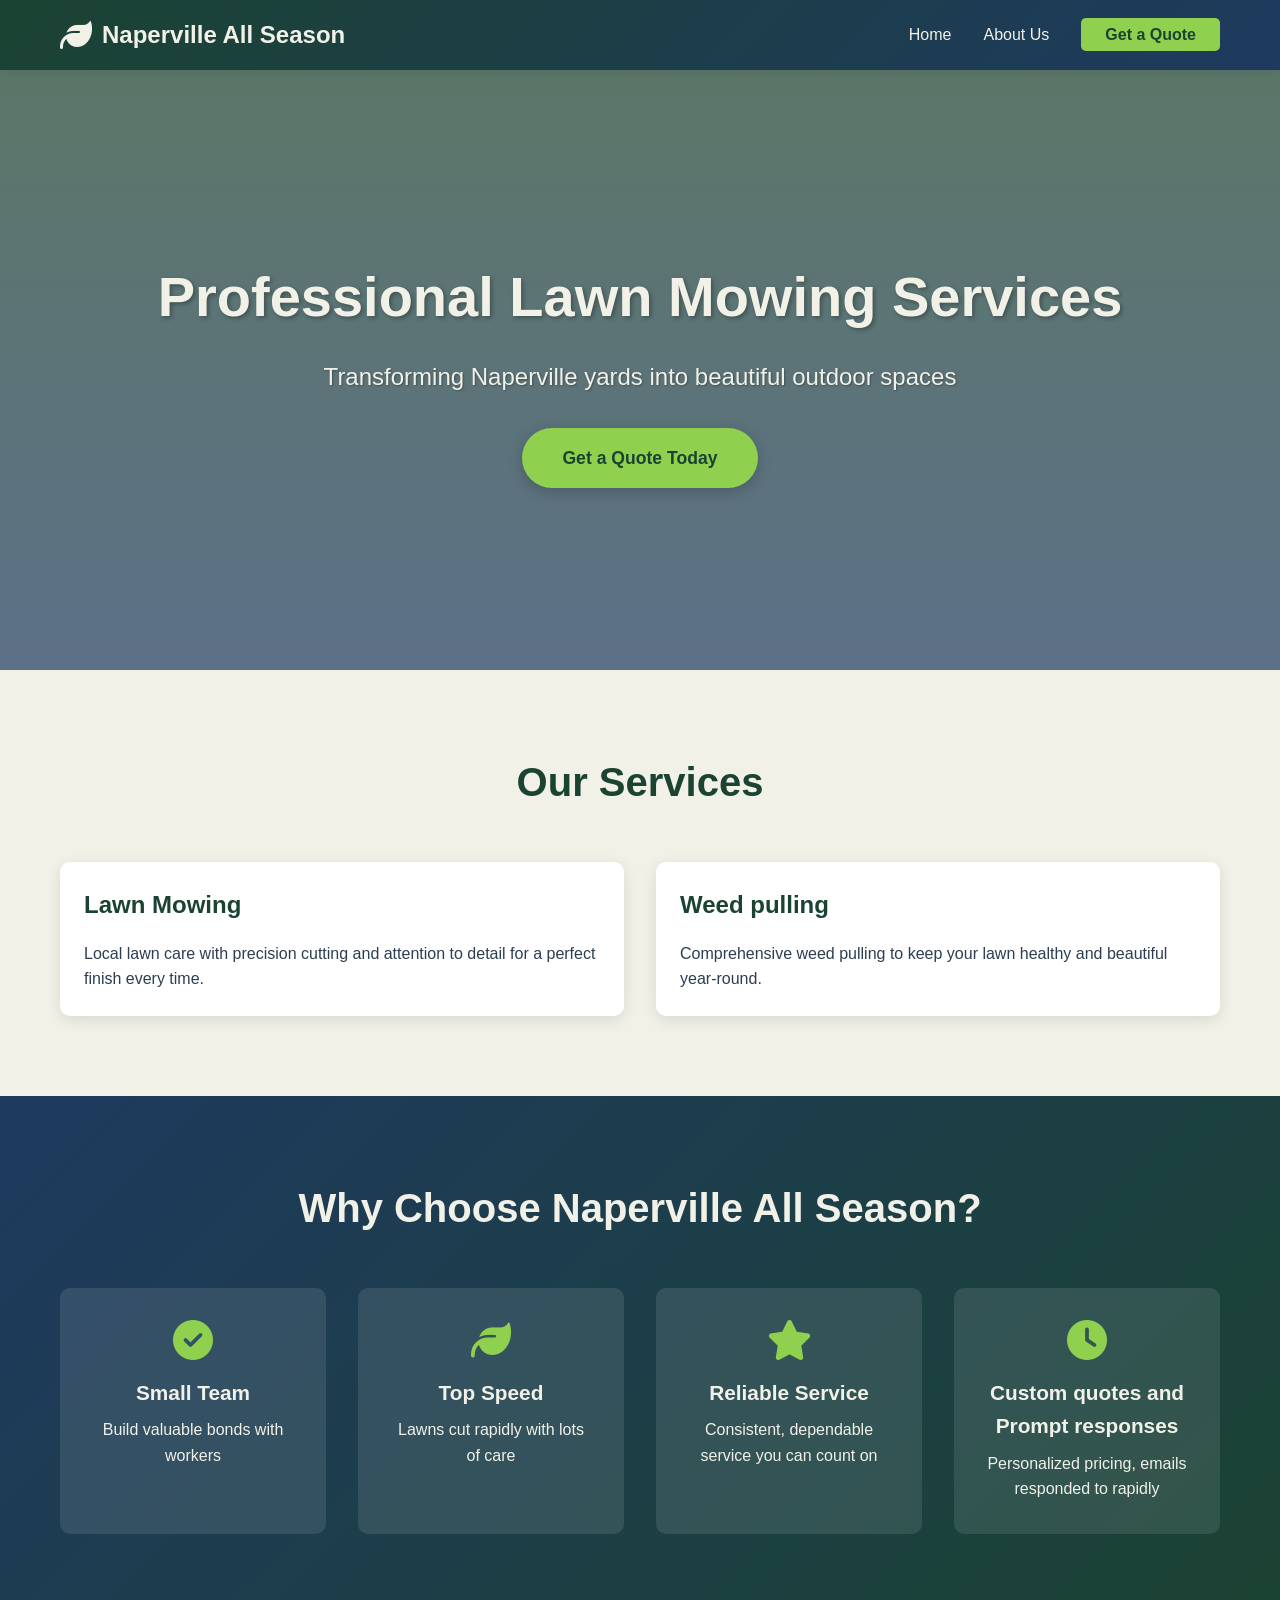
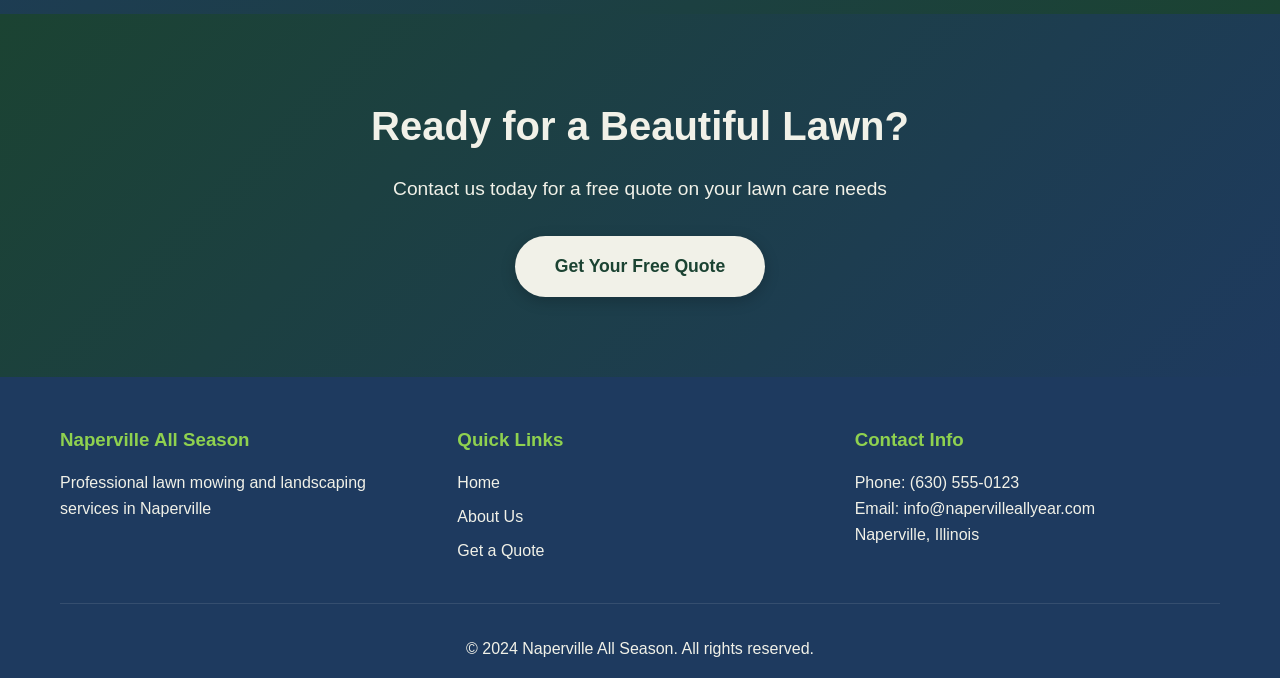
<file: index.html>
<!DOCTYPE html>
<html lang="en">
<head>
    <meta charset="UTF-8">
    <meta name="viewport" content="width=device-width, initial-scale=1.0">
    <title>Naperville All Season - Professional Lawn Mowing Services</title>
    <link rel="stylesheet" href="styles.css">
    <link rel="stylesheet" href="https://cdnjs.cloudflare.com/ajax/libs/font-awesome/6.4.0/css/all.min.css">
</head>
<body>
    <!-- Navigation Bar -->
    <nav class="navbar">
        <div class="nav-container">
            <div class="nav-logo">
                <i class="fas fa-leaf"></i>
                <span>Naperville All Season</span>
            </div>
            <ul class="nav-menu">
                <li class="nav-item">
                    <a href="#home" class="nav-link">Home</a>
                </li>
                <li class="nav-item">
                    <a href="about.html" class="nav-link">About Us</a>
                </li>
                <li class="nav-item">
                    <a href="quote.html" class="nav-link btn-quote">Get a Quote</a>
                </li>
            </ul>
            <div class="hamburger">
                <span></span>
                <span></span>
                <span></span>
            </div>
        </div>
    </nav>

    <!-- Hero Section -->
    <section id="home" class="hero">
        <div class="hero-content">
            <h1>Professional Lawn Mowing Services</h1>
            <p>Transforming Naperville yards into beautiful outdoor spaces</p>
            <a href="quote.html" class="cta-button">Get a Quote Today</a>
        </div>
    </section>

    <!-- Services Overview -->
    <section class="services">
        <div class="container">
            <h2>Our Services</h2>
            <div class="services-grid">
                <div class="service-card">
                    <h3>Lawn Mowing</h3>
                    <p>Local lawn care with precision cutting and attention to detail for a perfect finish every time.</p>
                </div>
                <div class="service-card">
                    <h3>Weed pulling</h3>
                    <p>Comprehensive weed pulling to keep your lawn healthy and beautiful year-round.</p>
                </div>
            </div>
        </div>
    </section>

    <!-- Why Choose Us -->
    <section class="why-choose-us">
        <div class="container">
            <h2>Why Choose Naperville All Season?</h2>
            <div class="features-grid">
                <div class="feature">
                    <i class="fas fa-check-circle"></i>
                    <h3>Small Team</h3>
                    <p>Build valuable bonds with workers</p>
                </div>
                <div class="feature">
                    <i class="fas fa-leaf"></i>
                    <h3>Top Speed</h3>
                    <p>Lawns cut rapidly with lots of care</p>
                </div>
                <div class="feature">
                    <i class="fas fa-star"></i>
                    <h3>Reliable Service</h3>
                    <p>Consistent, dependable service you can count on</p>
                </div>
                <div class="feature">
                    <i class="fas fa-clock"></i>
                    <h3>Custom quotes and Prompt responses</h3>
                    <p>Personalized pricing, emails responded to rapidly</p>
                </div>
            </div>
        </div>
    </section>

    <!-- Call to Action -->
    <section class="cta-section">
        <div class="container">
            <h2>Ready for a Beautiful Lawn?</h2>
            <p>Contact us today for a free quote on your lawn care needs</p>
            <a href="quote.html" class="cta-button-white">Get Your Free Quote</a>
        </div>
    </section>

    <!-- Footer -->
    <footer class="footer">
        <div class="container">
            <div class="footer-content">
                <div class="footer-section">
                    <h3>Naperville All Season</h3>
                    <p>Professional lawn mowing and landscaping services in Naperville</p>
                </div>
                <div class="footer-section">
                    <h3>Quick Links</h3>
                    <ul>
                        <li><a href="#home">Home</a></li>
                        <li><a href="about.html">About Us</a></li>
                        <li><a href="quote.html">Get a Quote</a></li>
                    </ul>
                </div>
                <div class="footer-section">
                    <h3>Contact Info</h3>
                    <p>Phone: (630) 555-0123</p>
                    <p>Email: info@napervilleallyear.com</p>
                    <p>Naperville, Illinois</p>
                </div>
            </div>
            <div class="footer-bottom">
                <p>&copy; 2024 Naperville All Season. All rights reserved.</p>
            </div>
        </div>
    </footer>

    <script src="script.js"></script>
</body>
</html>
</file>
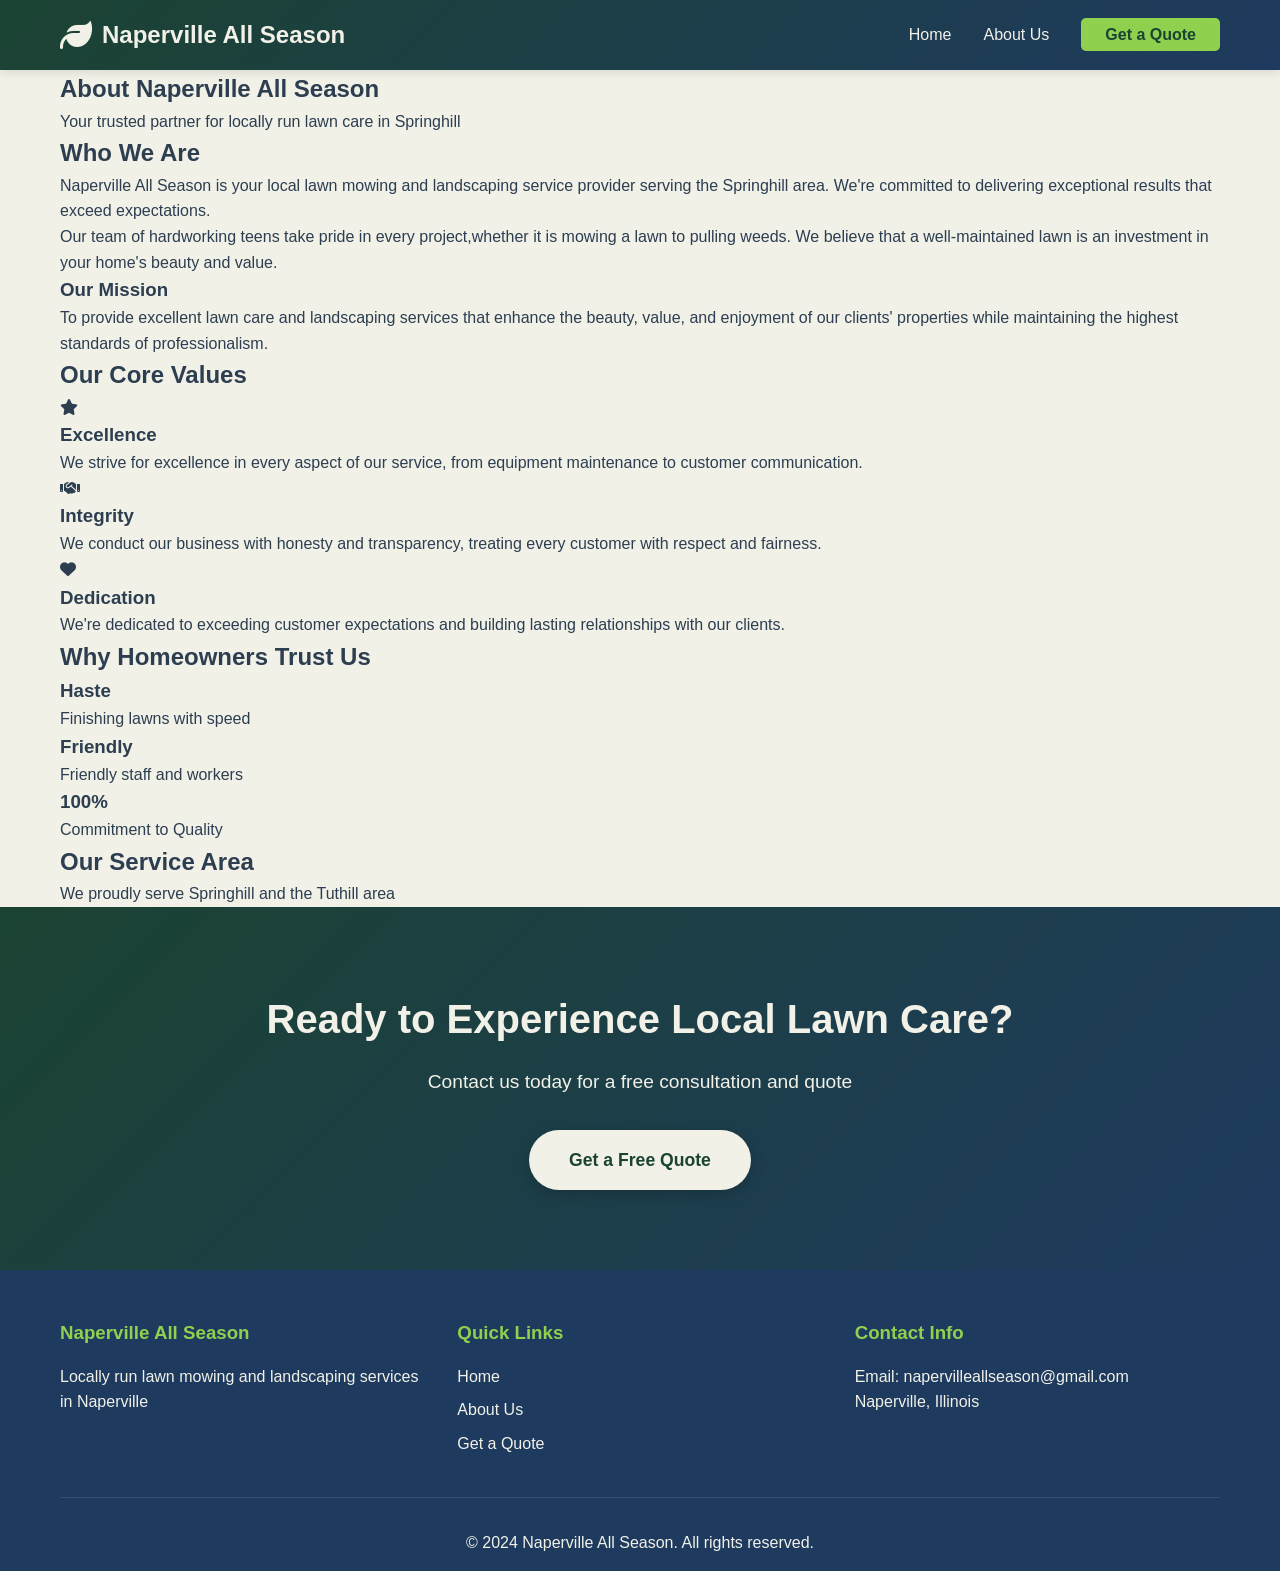
<file: about.html>
<!DOCTYPE html>
<html lang="en">
<head>
    <meta charset="UTF-8">
    <meta name="viewport" content="width=device-width, initial-scale=1.0">
    <title>About Us - Naperville All Season</title>
    <link rel="stylesheet" href="styles.css">
    <link rel="stylesheet" href="https://cdnjs.cloudflare.com/ajax/libs/font-awesome/6.4.0/css/all.min.css">
</head>
<body>
    <!-- Navigation Bar -->
    <nav class="navbar">
        <div class="nav-container">
            <div class="nav-logo">
                <i class="fas fa-leaf"></i>
                <span>Naperville All Season</span>
            </div>
            <ul class="nav-menu">
                <li class="nav-item">
                    <a href="index.html" class="nav-link">Home</a>
                </li>
                <li class="nav-item">
                    <a href="about.html" class="nav-link">About Us</a>
                </li>
                <li class="nav-item">
                    <a href="quote.html" class="nav-link btn-quote">Get a Quote</a>
                </li>
            </ul>
            <div class="hamburger">
                <span></span>
                <span></span>
                <span></span>
            </div>
        </div>
    </nav>

    <!-- Page Header -->
    <section class="page-header">
        <div class="container">
            <h1>About Naperville All Season</h1>
            <p>Your trusted partner for locally run lawn care in Springhill</p>
        </div>
    </section>

    <!-- About Content -->
    <section class="about-section">
        <div class="container">
            <div class="about-grid">
                <div class="about-text">
                    <h2>Who We Are</h2>
                    <p>Naperville All Season is your local lawn mowing and landscaping service provider serving the Springhill area. We're committed to delivering exceptional results that exceed expectations.</p>
                    <p>Our team of hardworking teens take pride in every project,whether it is mowing a lawn to pulling weeds. We believe that a well-maintained lawn is an investment in your home's beauty and value.</p>
                    <h3>Our Mission</h3>
                    <p>To provide excellent lawn care and landscaping services that enhance the beauty, value, and enjoyment of our clients' properties while maintaining the highest standards of professionalism.</p>
                </div>
            </div>
        </div>
    </section>

    <!-- Our Values -->
    <section class="values-section">
        <div class="container">
            <h2>Our Core Values</h2>
            <div class="values-grid">
                <div class="value-card">
                    <i class="fas fa-star"></i>
                    <h3>Excellence</h3>
                    <p>We strive for excellence in every aspect of our service, from equipment maintenance to customer communication.</p>
                </div>
                <div class="value-card">
                    <i class="fas fa-handshake"></i>
                    <h3>Integrity</h3>
                    <p>We conduct our business with honesty and transparency, treating every customer with respect and fairness.</p>
                </div>
                <div class="value-card">
                    <i class="fas fa-heart"></i>
                    <h3>Dedication</h3>
                    <p>We're dedicated to exceeding customer expectations and building lasting relationships with our clients.</p>
                </div>
            </div>
        </div>
    </section>
    
    <!-- Why Choose Us Stats -->
    <section class="stats-section">
        <div class="container">
            <h2>Why Homeowners Trust Us</h2>
            <div class="stats-grid">
                <div class="stat-item">
                    <h3 class="stat-number">Haste</h3>
                    <p>Finishing lawns with speed</p>
                </div>
                <div class="stat-item">
                    <h3 class="stat-item">Friendly</h3>
                    <p>Friendly staff and workers</p>
                </div>
                <div class="stat-item">
                    <h3 class="stat-number">100%</h3>
                    <p>Commitment to Quality</p>
                </div>
            </div>
        </div>
    </section>

    <!-- Service Area -->
    <section class="service-area-section">
        <div class="container">
            <h2>Our Service Area</h2>
            <p>We proudly serve Springhill and the Tuthill area</p>
        </div>
    </section>

    <!-- CTA Section -->
    <section class="cta-section">
        <div class="container">
            <h2>Ready to Experience Local Lawn Care?</h2>
            <p>Contact us today for a free consultation and quote</p>
            <a href="quote.html" class="cta-button-white">Get a Free Quote</a>
        </div>
    </section>

    <!-- Footer -->
    <footer class="footer">
        <div class="container">
            <div class="footer-content">
                <div class="footer-section">
                    <h3>Naperville All Season</h3>
                    <p>Locally run lawn mowing and landscaping services in Naperville</p>
                </div>
                <div class="footer-section">
                    <h3>Quick Links</h3>
                    <ul>
                        <li><a href="index.html">Home</a></li>
                        <li><a href="about.html">About Us</a></li>
                        <li><a href="quote.html">Get a Quote</a></li>
                    </ul>
                </div>
                <div class="footer-section">
                    <h3>Contact Info</h3>
                    <p>Email: napervilleallseason@gmail.com</p>
                    <p>Naperville, Illinois</p>
                </div>
            </div>
            <div class="footer-bottom">
                <p>&copy; 2024 Naperville All Season. All rights reserved.</p>
            </div>
        </div>
    </footer>

    <script src="script.js"></script>
</body>
</html>
</file>
<file: styles.css>
/* Root Color Variables */
:root {
    --dark-green: #1b4332;
    --cream: #f1f1e8;
    --navy-blue: #1e3a5f;
    --light-accent: #8fd14f;
    --text-dark: #2c3e50;
    --text-light: #f1f1e8;
    --border-color: #e0e0d8;
}

/* Reset and Base Styles */
* {
    margin: 0;
    padding: 0;
    box-sizing: border-box;
}

html {
    scroll-behavior: smooth;
}

body {
    font-family: 'Segoe UI', Tahoma, Geneva, Verdana, sans-serif;
    line-height: 1.6;
    color: var(--text-dark);
    background-color: var(--cream);
}

.container {
    max-width: 1200px;
    margin: 0 auto;
    padding: 0 20px;
}

/* Navigation Bar */
.navbar {
    background: linear-gradient(135deg, var(--dark-green) 0%, var(--navy-blue) 100%);
    padding: 1rem 0;
    position: sticky;
    top: 0;
    z-index: 100;
    box-shadow: 0 2px 10px rgba(0, 0, 0, 0.1);
}

.nav-container {
    max-width: 1200px;
    margin: 0 auto;
    padding: 0 20px;
    display: flex;
    justify-content: space-between;
    align-items: center;
}

.nav-logo {
    display: flex;
    align-items: center;
    gap: 10px;
    color: var(--cream);
    font-size: 1.5rem;
    font-weight: bold;
    text-decoration: none;
}

.nav-logo i {
    font-size: 2rem;
}

.nav-menu {
    display: flex;
    list-style: none;
    gap: 2rem;
    align-items: center;
}

.nav-link {
    color: var(--cream);
    text-decoration: none;
    transition: color 0.3s ease;
    font-weight: 500;
}

.nav-link:hover {
    color: var(--light-accent);
}

.btn-quote {
    background-color: var(--light-accent);
    color: var(--dark-green);
    padding: 0.5rem 1.5rem;
    border-radius: 5px;
    font-weight: bold;
}

.btn-quote:hover {
    background-color: #7bc947;
    color: var(--dark-green);
}

.hamburger {
    display: none;
    flex-direction: column;
    cursor: pointer;
}

.hamburger span {
    width: 25px;
    height: 3px;
    background-color: var(--cream);
    margin: 5px 0;
    transition: 0.3s;
}

/* Hero Section */
.hero {
    background: linear-gradient(rgba(27, 67, 50, 0.7), rgba(30, 58, 95, 0.7)), 
                url('https://images.unsplash.com/photo-1578500494198-246f612d03b3?w=1200&h=600&fit=crop') center/cover;
    height: 600px;
    display: flex;
    align-items: center;
    justify-content: center;
    text-align: center;
    color: var(--cream);
}

.hero-content h1 {
    font-size: 3.5rem;
    margin-bottom: 1rem;
    text-shadow: 2px 2px 4px rgba(0, 0, 0, 0.3);
}

.hero-content p {
    font-size: 1.5rem;
    margin-bottom: 2rem;
    text-shadow: 1px 1px 2px rgba(0, 0, 0, 0.3);
}

/* CTA Button */
.cta-button {
    display: inline-block;
    background-color: var(--light-accent);
    color: var(--dark-green);
    padding: 1rem 2.5rem;
    border-radius: 50px;
    text-decoration: none;
    font-weight: bold;
    font-size: 1.1rem;
    transition: all 0.3s ease;
    box-shadow: 0 4px 15px rgba(0, 0, 0, 0.2);
}

.cta-button:hover {
    background-color: #7bc947;
    transform: translateY(-2px);
    box-shadow: 0 6px 20px rgba(0, 0, 0, 0.3);
}

.cta-button-white {
    display: inline-block;
    background-color: var(--cream);
    color: var(--dark-green);
    padding: 1rem 2.5rem;
    border-radius: 50px;
    text-decoration: none;
    font-weight: bold;
    font-size: 1.1rem;
    transition: all 0.3s ease;
    box-shadow: 0 4px 15px rgba(0, 0, 0, 0.2);
}

.cta-button-white:hover {
    background-color: #e8e8dc;
    transform: translateY(-2px);
    box-shadow: 0 6px 20px rgba(0, 0, 0, 0.3);
}

/* Services Section */
.services {
    padding: 5rem 0;
    background-color: var(--cream);
}

.services h2 {
    text-align: center;
    font-size: 2.5rem;
    color: var(--dark-green);
    margin-bottom: 3rem;
}

.services-grid {
    display: grid;
    grid-template-columns: repeat(auto-fit, minmax(300px, 1fr));
    gap: 2rem;
}

.service-card {
    background: white;
    border-radius: 10px;
    overflow: hidden;
    box-shadow: 0 4px 15px rgba(0, 0, 0, 0.1);
    transition: transform 0.3s ease, box-shadow 0.3s ease;
}

.service-card:hover {
    transform: translateY(-5px);
    box-shadow: 0 8px 25px rgba(0, 0, 0, 0.15);
}

.service-card img {
    width: 100%;
    height: 200px;
    object-fit: cover;
}

.service-card h3 {
    color: var(--dark-green);
    font-size: 1.5rem;
    padding: 1.5rem 1.5rem 0.5rem;
}

.service-card p {
    padding: 0.5rem 1.5rem 1.5rem;
    color: var(--text-dark);
    line-height: 1.6;
}

/* Why Choose Us Section */
.why-choose-us {
    padding: 5rem 0;
    background: linear-gradient(135deg, var(--navy-blue) 0%, var(--dark-green) 100%);
    color: var(--cream);
}

.why-choose-us h2 {
    text-align: center;
    font-size: 2.5rem;
    margin-bottom: 3rem;
    color: var(--cream);
}

.features-grid {
    display: grid;
    grid-template-columns: repeat(auto-fit, minmax(250px, 1fr));
    gap: 2rem;
}

.feature {
    text-align: center;
    padding: 2rem;
    background: rgba(255, 255, 255, 0.1);
    border-radius: 10px;
    transition: all 0.3s ease;
}

.feature:hover {
    background: rgba(255, 255, 255, 0.15);
    transform: translateY(-5px);
}

.feature i {
    font-size: 2.5rem;
    color: var(--light-accent);
    margin-bottom: 1rem;
}

.feature h3 {
    font-size: 1.3rem;
    margin-bottom: 0.5rem;
}

.feature p {
    font-size: 1rem;
}

/* CTA Section */
.cta-section {
    padding: 5rem 0;
    background: linear-gradient(135deg, var(--dark-green) 0%, var(--navy-blue) 100%);
    text-align: center;
    color: var(--cream);
}

.cta-section h2 {
    font-size: 2.5rem;
    margin-bottom: 1rem;
}

.cta-section p {
    font-size: 1.2rem;
    margin-bottom: 2rem;
}

/* Footer */
.footer {
    background-color: var(--navy-blue);
    color: var(--cream);
    padding: 3rem 0 1rem;
}

.footer-content {
    display: grid;
    grid-template-columns: repeat(auto-fit, minmax(250px, 1fr));
    gap: 2rem;
    margin-bottom: 2rem;
}

.footer-section h3 {
    color: var(--light-accent);
    margin-bottom: 1rem;
}

.footer-section ul {
    list-style: none;
}

.footer-section ul li {
    margin-bottom: 0.5rem;
}

.footer-section a {
    color: var(--cream);
    text-decoration: none;
    transition: color 0.3s ease;
}

.footer-section a:hover {
    color: var(--light-accent);
}

.footer-bottom {
    text-align: center;
    padding-top: 2rem;
    border-top: 1px solid rgba(255, 255, 255, 0.1);
    color: var(--cream);
}

/* Responsive Design */
@media (max-width: 768px) {
    .hamburger {
        display: flex;
    }

    .nav-menu {
        display: none;
    }

    .nav-menu.active {
        position: absolute;
        top: 70px;
        left: 0;
        width: 100%;
        background: var(--dark-green);
        flex-direction: column;
        display: flex;
        gap: 0;
        padding: 1rem 0;
    }

    .nav-item {
        width: 100%;
        padding: 1rem;
        text-align: center;
    }

    .hero {
        height: 400px;
    }

    .hero-content h1 {
        font-size: 2rem;
    }

    .hero-content p {
        font-size: 1rem;
    }

    .services h2,
    .why-choose-us h2,
    .cta-section h2 {
        font-size: 2rem;
    }

    .services-grid,
    .features-grid {
        grid-template-columns: 1fr;
    }
}

@media (max-width: 480px) {
    .nav-logo span {
        display: none;
    }

    .hero {
        height: 300px;
    }

    .hero-content h1 {
        font-size: 1.5rem;
    }

    .cta-button,
    .cta-button-white {
        padding: 0.75rem 1.5rem;
        font-size: 1rem;
    }
}
</file>
